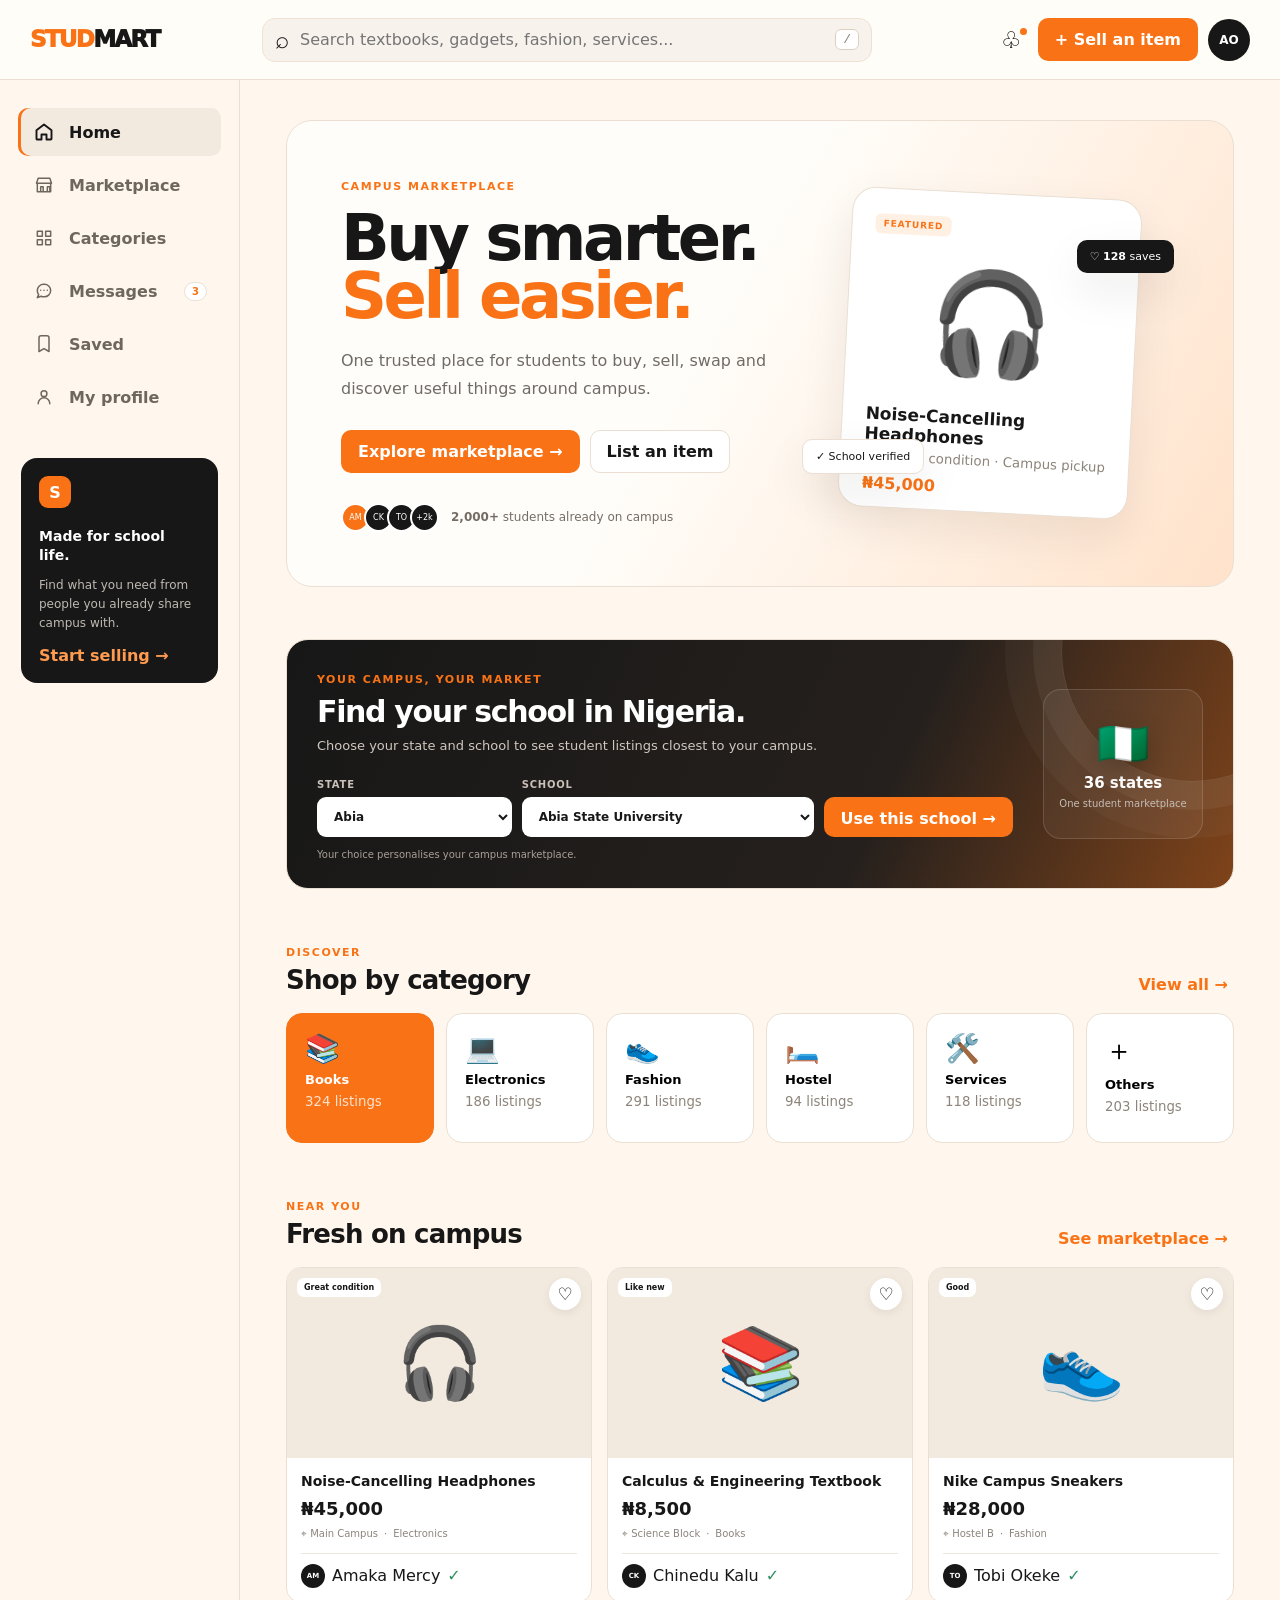
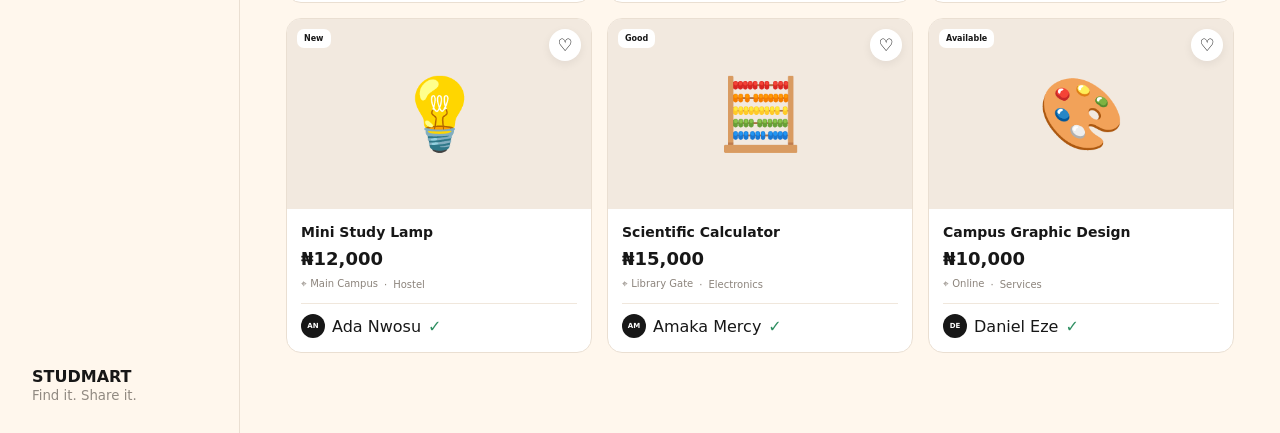
<file: index.html>
<!DOCTYPE html>
<html lang="en">
<head>
  <meta charset="UTF-8" />
  <meta name="viewport" content="width=device-width, initial-scale=1.0" />
  <meta name="description" content="STUDMART — the school marketplace to buy, sell, share and swap with students on campus." />
  <title>STUDMART — School Marketplace</title>
  <link rel="stylesheet" href="styles.css" />
</head>
<body>
  <div class="app-shell">
    <header class="topbar">
      <a class="brand" href="#home" aria-label="STUDMART home">
        
        <span class="brand-word">STUD<span>MART</span></span>
      </a>
      <div class="search-wrap">
        <span class="search-icon">⌕</span>
        <input id="searchInput" type="search" placeholder="Search textbooks, gadgets, fashion, services..." />
        <kbd>/</kbd>
      </div>
      <div class="top-actions">
        <button class="icon-btn" id="notifyBtn" aria-label="Notifications">♧<span class="dot"></span></button>
        <button class="sell-btn" data-view="sell">+ Sell an item</button>
        <button class="avatar-btn" id="profileBtn">AO</button>
      </div>
    </header>

    <div class="layout">
      <aside class="sidebar">
        <nav>
          <a class="nav-item active" href="#home" data-view="home" aria-label="Home"><span class="nav-icon" aria-hidden="true"><svg viewBox="0 0 24 24"><path d="m3 10 9-7 9 7v10a1 1 0 0 1-1 1h-5v-6H9v6H4a1 1 0 0 1-1-1z"/></svg></span><span class="nav-label">Home</span></a>
          <a class="nav-item" href="#marketplace" data-view="marketplace" aria-label="Marketplace"><span class="nav-icon" aria-hidden="true"><svg viewBox="0 0 24 24"><path d="M4 10h16v10H4zM3 10l2-6h14l2 6M8 14h3v6H8zM16 14h3v6h-3z"/></svg></span><span class="nav-label">Marketplace</span></a>
          <a class="nav-item" href="#categories" data-view="categories" aria-label="Categories"><span class="nav-icon" aria-hidden="true"><svg viewBox="0 0 24 24"><path d="M4 4h6v6H4zM14 4h6v6h-6zM4 14h6v6H4zM14 14h6v6h-6z"/></svg></span><span class="nav-label">Categories</span></a>
          <a class="nav-item" href="#messages" data-view="messages" aria-label="Messages"><span class="nav-icon" aria-hidden="true"><svg viewBox="0 0 24 24"><path d="M20 11.5a7.5 7.5 0 0 1-8 7.5 8.5 8.5 0 0 1-3.5-.75L4 20l1.6-3.65A7.3 7.3 0 0 1 4 11.5 7.5 7.5 0 0 1 12 4a7.5 7.5 0 0 1 8 7.5Z"/><path d="M8 11h.01M12 11h.01M16 11h.01"/></svg></span><span class="nav-label">Messages</span><b>3</b></a>
          <a class="nav-item" href="#saved" data-view="saved" aria-label="Saved"><span class="nav-icon" aria-hidden="true"><svg viewBox="0 0 24 24"><path d="M6 4.5A2.5 2.5 0 0 1 8.5 2h7A2.5 2.5 0 0 1 18 4.5V21l-6-3.5L6 21z"/></svg></span><span class="nav-label">Saved</span></a>
          <a class="nav-item" href="#profile" data-view="profile" aria-label="My profile"><span class="nav-icon" aria-hidden="true"><svg viewBox="0 0 24 24"><circle cx="12" cy="8" r="3.5"/><path d="M5 20a7 7 0 0 1 14 0"/></svg></span><span class="nav-label">My profile</span></a>
        </nav>
        <div class="sidebar-card">
          <div class="mini-icon">S</div>
          <strong>Made for school life.</strong>
          <p>Find what you need from people you already share campus with.</p>
          <button data-view="sell">Start selling →</button>
        </div>
        <div class="sidebar-bottom">
          <span>STUDMART</span>
          <small>Find it. Share it.</small>
        </div>
      </aside>

      <main class="content">
        <section class="view active" id="home">
          <div class="hero">
            <div>
              <span class="eyebrow">CAMPUS MARKETPLACE</span>
              <h1>Buy smarter.<br><em>Sell easier.</em></h1>
              <p>One trusted place for students to buy, sell, swap and discover useful things around campus.</p>
              <div class="hero-actions">
                <button class="primary" data-view="marketplace">Explore marketplace →</button>
                <button class="secondary" data-view="sell">List an item</button>
              </div>
              <div class="hero-trust">
                <div class="avatars"><i>AM</i><i>CK</i><i>TO</i><i>+2k</i></div>
                <span><strong>2,000+</strong> students already on campus</span>
              </div>
            </div>
            <div class="hero-art">
              <div class="art-card big">
                <span class="tag">FEATURED</span>
                <div class="product-emoji">🎧</div>
                <strong>Noise-Cancelling<br/>Headphones</strong>
                <small>Excellent condition · Campus pickup</small>
                <div class="art-price">₦45,000</div>
              </div>
              <div class="float-card">♡ <strong>128</strong> saves</div>
              <div class="float-card verified">✓ School verified</div>
            </div>
          </div>

          <section class="school-section" aria-labelledby="schoolHeading">
            <div class="school-copy">
              <span class="eyebrow">YOUR CAMPUS, YOUR MARKET</span>
              <h2 id="schoolHeading">Find your school in Nigeria.</h2>
              <p>Choose your state and school to see student listings closest to your campus.</p>
              <div class="school-selects">
                <label>State<select id="schoolState" aria-label="Select a Nigerian state"></select></label>
                <label>School<select id="schoolName" aria-label="Select your school"></select></label>
                <button class="primary" id="saveSchool" type="button">Use this school →</button>
              </div>
              <small class="school-note" id="schoolNote">Your choice personalises your campus marketplace.</small>
            </div>
            <div class="school-map" aria-hidden="true"><span>🇳🇬</span><strong>36 states</strong><small>One student marketplace</small></div>
          </section>

          <div class="section-head">
            <div><span class="eyebrow">DISCOVER</span><h2>Shop by category</h2></div>
            <button class="text-btn" data-view="categories">View all →</button>
          </div>
          <div class="category-grid">
            <button class="category-card orange" data-category="Books"><span>📚</span><strong>Books</strong><small>324 listings</small></button>
            <button class="category-card" data-category="Electronics"><span>💻</span><strong>Electronics</strong><small>186 listings</small></button>
            <button class="category-card" data-category="Fashion"><span>👟</span><strong>Fashion</strong><small>291 listings</small></button>
            <button class="category-card" data-category="Hostel"><span>🛏️</span><strong>Hostel</strong><small>94 listings</small></button>
            <button class="category-card" data-category="Services"><span>🛠️</span><strong>Services</strong><small>118 listings</small></button>
            <button class="category-card" data-category="Others"><span>＋</span><strong>Others</strong><small>203 listings</small></button>
          </div>

          <div class="section-head">
            <div><span class="eyebrow">NEAR YOU</span><h2>Fresh on campus</h2></div>
            <button class="text-btn" data-view="marketplace">See marketplace →</button>
          </div>
          <div class="listing-grid" id="homeListings"></div>
        </section>

        <section class="view" id="marketplace">
          <div class="page-title">
            <div><span class="eyebrow">MARKETPLACE</span><h1>Everything students need.</h1><p>Browse verified student listings and connect directly.</p></div>
            <button class="primary" data-view="sell">+ List an item</button>
          </div>
          <div class="filterbar">
            <div class="chips" id="categoryFilters">
              <button class="chip active" data-filter="All">All</button>
              <button class="chip" data-filter="Books">Books</button>
              <button class="chip" data-filter="Electronics">Electronics</button>
              <button class="chip" data-filter="Fashion">Fashion</button>
              <button class="chip" data-filter="Hostel">Hostel</button>
              <button class="chip" data-filter="Services">Services</button>
            </div>
            <select id="sortSelect"><option value="newest">Newest first</option><option value="low">Price: low to high</option><option value="high">Price: high to low</option></select>
          </div>
          <div class="market-layout">
            <aside class="filters">
              <strong>Filter listings</strong>
              <label>Campus<input placeholder="Your campus" value="Main Campus" /></label>
              <label>Price range<input placeholder="₦ Min — ₦ Max" /></label>
              <label class="check"><input type="checkbox" checked /> School verified sellers</label>
              <label class="check"><input type="checkbox" /> Available today</label>
              <button class="secondary full">Reset filters</button>
            </aside>
            <div class="market-results"><div class="result-meta"><span id="resultCount">12 items</span><span>Updated just now</span></div><div class="listing-grid" id="marketListings"></div></div>
          </div>
        </section>

        <section class="view" id="categories">
          <div class="page-title"><div><span class="eyebrow">CATEGORIES</span><h1>Find your next useful thing.</h1><p>Curated for everyday student life.</p></div></div>
          <div class="category-large-grid" id="categoryLarge"></div>
        </section>

        <section class="view" id="saved">
          <div class="page-title"><div><span class="eyebrow">YOUR SAVED ITEMS</span><h1>Keep your favourites close.</h1><p>Items you save will appear here.</p></div></div>
          <div class="empty-state" id="savedState"><div>♡</div><h2>No saved items yet</h2><p>Tap the heart on any listing to save it for later.</p><button class="primary" data-view="marketplace">Browse listings</button></div>
          <div class="listing-grid" id="savedListings"></div>
        </section>

        <section class="view" id="messages">
          <div class="page-title"><div><span class="eyebrow">MESSAGES</span><h1>Chat with students.</h1><p>Keep buying and selling conversations in one place.</p></div></div>
          <div class="messages-layout">
            <div class="conversation-list" id="conversationList"></div>
            <div class="chat-panel">
              <div class="chat-head"><div class="avatar large">AM</div><div><strong>Amaka Mercy</strong><small>● Online · Verified student</small></div><button>•••</button></div>
              <div class="chat-body">
                <div class="date-line">Today</div>
                <div class="bubble incoming">Hi! Is the calculator still available?</div>
                <div class="bubble outgoing">Yes, it is. You can pick it up after my 2pm class.</div>
                <div class="bubble incoming">Perfect. I'll meet you at the library entrance.</div>
              </div>
              <div class="chat-compose"><input placeholder="Write a message..." /><button>➤</button></div>
            </div>
          </div>
        </section>

        <section class="view" id="sell">
          <div class="page-title"><div><span class="eyebrow">SELL ON STUDMART</span><h1>Turn unused things into value.</h1><p>Create a clean listing in less than a minute.</p></div></div>
          <div class="sell-layout">
            <form class="sell-form" id="sellForm">
              <div class="upload-box"><div>＋</div><strong>Add product photos</strong><small>Up to 5 photos · JPG or PNG</small></div>
              <div class="form-grid">
                <label>Item name<input required placeholder="e.g. Engineering Mathematics textbook" /></label>
                <label>Category<select required><option>Books</option><option>Electronics</option><option>Fashion</option><option>Hostel</option><option>Services</option><option>Others</option></select></label>
                <label>Price (₦)<input required type="number" placeholder="25,000" /></label>
                <label>Condition<select><option>New</option><option>Like new</option><option>Good</option><option>Fair</option></select></label>
              </div>
              <label>Description<textarea rows="5" placeholder="Tell buyers what they should know..."></textarea></label>
              <label>Pickup location<input placeholder="e.g. Main Campus, Library Gate" /></label>
              <button class="primary full" type="submit">Publish listing →</button>
            </form>
            <aside class="sell-tip"><span class="eyebrow">SELLER TIP</span><h2>Good listings sell faster.</h2><ul><li>Use bright, clear photos.</li><li>Be honest about the condition.</li><li>Include your campus pickup point.</li><li>Reply quickly to interested students.</li></ul></aside>
          </div>
        </section>

        <section class="view" id="profile">
          <div class="profile-cover"></div>
          <div class="profile-head">
            <div class="profile-avatar">AO</div>
            <div class="profile-main"><div class="verified-pill">✓ SCHOOL VERIFIED</div><h1>Alex Okafor</h1><p>Computer Science · 300 Level · Main Campus</p><span>Member since September 2026</span></div>
            <button class="secondary">Edit profile</button>
          </div>
          <div class="profile-stats"><div><strong>24</strong><span>Listings</span></div><div><strong>4.9</strong><span>Seller rating</span></div><div><strong>31</strong><span>Successful sales</span></div><div><strong>12</strong><span>Saved items</span></div></div>
          <div class="profile-body"><div><span class="eyebrow">MY LISTINGS</span><h2>Active listings</h2><div class="listing-grid" id="profileListings"></div></div><aside class="profile-card"><span class="eyebrow">ABOUT</span><p>Student seller focused on affordable tech, books and everyday campus essentials.</p><div class="profile-row">📍 Main Campus</div><div class="profile-row">🎓 Computer Science</div><div class="profile-row">🛡️ Verified student</div></aside></div>
        </section>
      </main>
    </div>
  </div>

  <div class="modal" id="listingModal">
    <div class="modal-card">
      <button class="modal-close">×</button>
      <div class="modal-product" id="modalProduct">🎧</div>
      <div class="modal-content">
        <span class="tag" id="modalCategory">Electronics</span>
        <h2 id="modalTitle">Noise-Cancelling Headphones</h2>
        <div class="modal-price" id="modalPrice">₦45,000</div>
        <p id="modalDesc">Great condition and lightly used. Perfect for lectures, study sessions and travel.</p>
        <div class="seller-mini" id="modalSeller"></div>
        <button class="primary full">Message seller</button>
      </div>
    </div>
  </div>

  <div class="toast" id="toast">Done</div>
  <div class="page-transition" id="pageTransition" aria-hidden="true">
    <div class="transition-brand"><strong>STUD<span>MART</span></strong></div>
  </div>
  <script src="app.js"></script>
</body>
</html>
</file>
<file: styles.css>
:root{
  --charcoal:#171717; --orange:#f97316; --orange2:#ff7b19; --cream:#fff7ed; --white:#fffdf9;
  --muted:#716b65; --line:#eadfd2; --soft:#f7efe6; --green:#2f8f62; --shadow:0 18px 45px rgba(34,25,17,.08);
}
*{box-sizing:border-box} html{scroll-behavior:smooth} body{margin:0;background:var(--cream);color:var(--charcoal);font-family:Inter,ui-sans-serif,system-ui,-apple-system,BlinkMacSystemFont,"Segoe UI",sans-serif}
button,input,textarea,select{font:inherit} button{cursor:pointer;border:0} a{text-decoration:none;color:inherit}
.app-shell{min-height:100vh}.topbar{height:78px;background:rgba(255,253,249,.94);backdrop-filter:blur(16px);border-bottom:1px solid var(--line);display:flex;align-items:center;gap:28px;padding:0 30px;position:sticky;top:0;z-index:30}
.brand{width:190px;height:52px;display:flex;align-items:center;overflow:hidden}.brand img{width:100%;height:100%;object-fit:contain;object-position:left center}
.search-wrap{height:44px;max-width:610px;flex:1;background:#f7f2ec;border:1px solid #eee2d5;border-radius:13px;display:flex;align-items:center;padding:0 12px;gap:9px}.search-wrap input{border:0;background:transparent;outline:0;width:100%;color:var(--charcoal)}.search-icon{font-size:24px}.search-wrap kbd{border:1px solid #ddd0c1;border-radius:6px;padding:2px 7px;color:#8a8177;background:white}
.top-actions{display:flex;align-items:center;gap:10px;margin-left:auto}.icon-btn{position:relative;background:transparent;font-size:23px}.dot{position:absolute;right:1px;top:2px;width:7px;height:7px;background:var(--orange);border-radius:50%}.sell-btn,.primary{background:var(--orange);color:white;padding:12px 17px;border-radius:10px;font-weight:800}.sell-btn:hover,.primary:hover{background:#e9650d}.avatar-btn,.avatar{width:42px;height:42px;border-radius:50%;background:var(--charcoal);color:#fff;display:grid;place-items:center;font-size:12px;font-weight:900}
.layout{display:grid;grid-template-columns:240px 1fr;max-width:1600px;margin:auto}.sidebar{padding:28px 18px 20px;border-right:1px solid var(--line);min-height:calc(100vh - 78px);position:sticky;top:78px;display:flex;flex-direction:column}.nav-item{display:flex;align-items:center;gap:13px;padding:12px 14px;border-radius:10px;color:#6e675f;font-weight:700;margin-bottom:5px}.nav-item span{font-size:20px;width:24px;text-align:center}.nav-item:hover,.nav-item.active{background:#f2e9df;color:var(--charcoal)}.nav-item.active{box-shadow:inset 3px 0 var(--orange)}.nav-item b{margin-left:auto;background:#fff;border:1px solid var(--line);font-size:10px;border-radius:99px;padding:3px 7px;color:var(--orange)}
.sidebar-card{background:var(--charcoal);color:white;border-radius:16px;padding:18px;margin:32px 3px 20px}.mini-icon{background:var(--orange);width:32px;height:32px;border-radius:9px;display:grid;place-items:center;font-weight:900;margin-bottom:18px}.sidebar-card strong{font-size:14px}.sidebar-card p{color:#bfb9b1;font-size:12px;line-height:1.6}.sidebar-card button{background:transparent;color:#ff9a4f;padding:0;font-weight:800}.sidebar-bottom{margin-top:auto;display:flex;flex-direction:column;padding:10px 14px;gap:2px}.sidebar-bottom span{font-weight:900}.sidebar-bottom small{color:#918a82}
.content{padding:40px 46px 80px;min-width:0}.view{display:none}.view.active{display:block}
.hero{min-height:450px;border:1px solid var(--line);border-radius:26px;background:linear-gradient(120deg,#fffdf9 45%,#ffe2ca);padding:54px;display:grid;grid-template-columns:1.1fr .9fr;overflow:hidden;position:relative}.eyebrow{font-size:11px;letter-spacing:.14em;font-weight:900;color:var(--orange)}.hero h1{font-size:clamp(48px,5vw,78px);line-height:.91;margin:15px 0 22px;letter-spacing:-.055em}.hero h1 em{font-style:normal;color:var(--orange)}.hero p{max-width:550px;color:var(--muted);font-size:16px;line-height:1.7}.hero-actions{display:flex;gap:10px;margin-top:28px}.secondary{background:#fff;border:1px solid var(--line);padding:11px 16px;border-radius:10px;font-weight:800;color:var(--charcoal)}.hero-trust{display:flex;align-items:center;gap:12px;margin-top:30px;font-size:12px;color:#746d65}.avatars{display:flex}.avatars i{width:29px;height:29px;border-radius:50%;background:#171717;color:white;border:2px solid white;display:grid;place-items:center;font-size:8px;font-style:normal;margin-left:-6px}.avatars i:first-child{margin-left:0;background:var(--orange)}
.hero-art{position:relative;display:grid;place-items:center}.art-card{width:290px;height:320px;background:white;border:1px solid var(--line);border-radius:24px;padding:23px;box-shadow:var(--shadow);transform:rotate(3deg)}.art-card .tag,.tag{display:inline-flex;background:#fff0e4;color:var(--orange);padding:5px 8px;border-radius:6px;font-size:9px;font-weight:900;letter-spacing:.1em}.product-emoji{height:170px;display:grid;place-items:center;font-size:100px}.art-card strong{font-size:17px;display:block}.art-card small{display:block;color:#8d847a;margin-top:5px}.art-price{color:var(--orange);font-weight:900;margin-top:10px}.float-card{position:absolute;background:#171717;color:white;padding:10px 13px;border-radius:10px;font-size:11px;right:5px;top:65px;box-shadow:var(--shadow)}.float-card.verified{top:auto;bottom:58px;left:0;right:auto;background:white;color:var(--charcoal);border:1px solid var(--line)}
.section-head{display:flex;justify-content:space-between;align-items:end;margin:52px 0 18px}.section-head h2,.page-title h2{margin:5px 0 0;font-size:26px;letter-spacing:-.03em}.text-btn{background:transparent;font-weight:800;color:var(--orange)}
.category-grid{display:grid;grid-template-columns:repeat(6,1fr);gap:12px}.category-card{background:#fff;border:1px solid var(--line);border-radius:16px;padding:18px;text-align:left;min-height:130px;display:flex;flex-direction:column;gap:7px;transition:.2s}.category-card:hover{transform:translateY(-3px);box-shadow:var(--shadow)}.category-card span{font-size:28px}.category-card strong{font-size:13px}.category-card small{color:#8d857b}.category-card.orange{background:var(--orange);color:white;border-color:var(--orange)}.category-card.orange small{color:#ffe1cc}
.page-title{display:flex;align-items:end;justify-content:space-between;margin-bottom:30px}.page-title h1{font-size:45px;letter-spacing:-.05em;margin:7px 0}.page-title p{margin:0;color:var(--muted)}.filterbar{background:#fff;border:1px solid var(--line);border-radius:14px;padding:11px;display:flex;justify-content:space-between;gap:15px;margin-bottom:24px}.chips{display:flex;gap:7px;flex-wrap:wrap}.chip{background:transparent;border:1px solid var(--line);border-radius:8px;padding:8px 12px;color:#6d665e;font-size:12px;font-weight:800}.chip.active,.chip:hover{background:var(--charcoal);border-color:var(--charcoal);color:white}.filterbar select{border:1px solid var(--line);background:#fff;border-radius:8px;padding:8px 12px}.market-layout{display:grid;grid-template-columns:210px 1fr;gap:25px}.filters{background:#fff;border:1px solid var(--line);border-radius:15px;padding:17px;height:max-content;display:flex;flex-direction:column;gap:16px}.filters label{font-size:11px;font-weight:800;display:grid;gap:6px}.filters input{border:1px solid var(--line);padding:10px;border-radius:8px;outline:none}.filters .check{display:flex;grid-template-columns:none;align-items:center;display:flex;gap:8px;font-weight:600;color:#777}.full{width:100%}.result-meta{display:flex;justify-content:space-between;color:#90877e;font-size:11px;margin-bottom:11px}
.listing-grid{display:grid;grid-template-columns:repeat(3,minmax(0,1fr));gap:15px}.listing{background:#fff;border:1px solid var(--line);border-radius:15px;overflow:hidden;cursor:pointer;transition:.2s;position:relative}.listing:hover{transform:translateY(-3px);box-shadow:var(--shadow)}.listing-photo{height:190px;background:#f2e9df;display:grid;place-items:center;font-size:70px;position:relative}.listing-photo .heart{position:absolute;right:10px;top:10px;width:32px;height:32px;border-radius:50%;background:#fff;display:grid;place-items:center;font-size:17px;box-shadow:0 3px 10px #0001}.listing-info{padding:14px}.listing-info h3{font-size:14px;margin:0 0 7px}.listing-price{font-weight:900;font-size:18px}.listing-meta{display:flex;align-items:center;gap:6px;color:#8c847c;font-size:10px;margin-top:9px}.seller-line{display:flex;align-items:center;gap:7px;margin-top:13px;padding-top:10px;border-top:1px solid #f0e7dc}.seller-avatar{width:24px;height:24px;border-radius:50%;background:#171717;color:#fff;display:grid;place-items:center;font-size:7px;font-weight:900}.verified-dot{color:var(--green);font-weight:900}.listing .status{position:absolute;left:10px;top:10px;background:#fff;color:#171717;border-radius:7px;padding:5px 7px;font-size:8px;font-weight:900}
.category-large-grid{display:grid;grid-template-columns:repeat(3,1fr);gap:18px}.category-large{min-height:220px;background:white;border:1px solid var(--line);border-radius:20px;padding:25px;display:flex;flex-direction:column;justify-content:space-between}.category-large:nth-child(2n){background:#171717;color:white}.category-large .cat-icon{font-size:50px}.category-large h2{margin:0;font-size:28px}.category-large p{color:#827a72;margin:6px 0}.category-large:nth-child(2n) p{color:#b8b0a8}.category-large button{align-self:flex-start;background:transparent;color:var(--orange);font-weight:900}
.empty-state{border:1px dashed #d8cabb;border-radius:20px;text-align:center;padding:70px 20px;background:#fff}.empty-state>div{font-size:45px}.empty-state h2{margin:10px}.empty-state p{color:var(--muted);margin-bottom:22px}.messages-layout{display:grid;grid-template-columns:310px 1fr;background:white;border:1px solid var(--line);border-radius:18px;overflow:hidden;min-height:590px}.conversation-list{border-right:1px solid var(--line)}.conversation{display:flex;gap:11px;padding:16px;border-bottom:1px solid #f1e8df}.conversation.active{background:#fff3e8}.conversation .avatar{flex:none;width:40px;height:40px}.conversation strong{font-size:13px}.conversation small{display:block;color:#8a8179;margin-top:4px}.chat-panel{display:flex;flex-direction:column}.chat-head{padding:17px;border-bottom:1px solid var(--line);display:flex;gap:11px;align-items:center}.chat-head small{display:block;color:var(--green);font-size:10px;margin-top:3px}.chat-head button{margin-left:auto;background:transparent}.chat-body{padding:25px;flex:1;background:#fcf8f3;display:flex;flex-direction:column;gap:10px}.date-line{text-align:center;color:#a29a92;font-size:10px;margin-bottom:10px}.bubble{padding:10px 13px;border-radius:12px;max-width:65%;font-size:12px;line-height:1.5}.incoming{background:#fff;border:1px solid var(--line);align-self:flex-start}.outgoing{background:var(--orange);color:#fff;align-self:flex-end}.chat-compose{padding:13px;border-top:1px solid var(--line);display:flex;gap:8px}.chat-compose input{flex:1;border:1px solid var(--line);border-radius:10px;padding:11px;outline:none}.chat-compose button{background:var(--charcoal);color:#fff;border-radius:10px;width:45px}
.sell-layout{display:grid;grid-template-columns:1fr 300px;gap:22px}.sell-form{background:#fff;border:1px solid var(--line);border-radius:18px;padding:25px;display:grid;gap:17px}.upload-box{border:1.5px dashed #d9cabb;border-radius:13px;padding:28px;text-align:center;display:grid;gap:5px}.upload-box div{width:42px;height:42px;border-radius:50%;background:#fff0e4;color:var(--orange);display:grid;place-items:center;font-size:23px;margin:auto}.upload-box small{color:#9a9187}.form-grid{display:grid;grid-template-columns:1fr 1fr;gap:14px}.sell-form label{font-size:11px;font-weight:900;display:grid;gap:7px}.sell-form input,.sell-form textarea,.sell-form select{border:1px solid var(--line);border-radius:9px;padding:11px;outline:none;background:white}.sell-tip{background:#171717;color:white;border-radius:18px;padding:25px;height:max-content}.sell-tip h2{font-size:25px}.sell-tip li{margin:13px 0;color:#c5bfb7;font-size:13px;line-height:1.5}.sell-tip li::marker{color:var(--orange)}
.profile-cover{height:180px;background:linear-gradient(120deg,#171717,#2a211c 55%,#f97316);border-radius:20px}.profile-head{display:flex;align-items:center;gap:20px;margin:-45px 25px 20px}.profile-avatar{width:100px;height:100px;border-radius:50%;border:6px solid var(--cream);background:var(--orange);color:white;display:grid;place-items:center;font-weight:900;font-size:25px}.profile-main{flex:1}.profile-main h1{margin:3px 0;font-size:28px}.profile-main p{margin:0 0 5px;color:var(--muted)}.profile-main span{font-size:11px;color:#9a9187}.verified-pill{display:inline-block;color:var(--green);font-size:9px;font-weight:900}.profile-stats{display:grid;grid-template-columns:repeat(4,1fr);background:#fff;border:1px solid var(--line);border-radius:15px;margin-bottom:24px}.profile-stats div{padding:19px;text-align:center;border-right:1px solid var(--line)}.profile-stats div:last-child{border:0}.profile-stats strong{display:block;font-size:22px}.profile-stats span{font-size:10px;color:#918980}.profile-body{display:grid;grid-template-columns:1fr 270px;gap:25px}.profile-card{background:#171717;color:#fff;border-radius:16px;padding:20px;height:max-content}.profile-card p{font-size:12px;line-height:1.7;color:#c0b9b1}.profile-row{font-size:11px;padding:11px 0;border-top:1px solid #ffffff18;color:#d8d0c8}
.modal{position:fixed;inset:0;background:#17171799;backdrop-filter:blur(6px);display:none;place-items:center;padding:20px;z-index:50}.modal.show{display:grid}.modal-card{background:#fffdf9;border-radius:20px;max-width:760px;width:100%;display:grid;grid-template-columns:1fr 1fr;overflow:hidden;position:relative;box-shadow:0 30px 90px #0004}.modal-close{position:absolute;right:13px;top:13px;width:34px;height:34px;border-radius:50%;background:#fff;border:1px solid var(--line);z-index:2;font-size:21px}.modal-product{min-height:430px;background:#f2e9df;display:grid;place-items:center;font-size:130px}.modal-content{padding:38px 30px}.modal-content h2{font-size:30px;letter-spacing:-.04em}.modal-price{font-size:25px;font-weight:900;color:var(--orange)}.modal-content p{color:var(--muted);line-height:1.7}.seller-mini{display:flex;gap:10px;align-items:center;border-top:1px solid var(--line);border-bottom:1px solid var(--line);padding:15px 0;margin:20px 0}.seller-mini .avatar{width:40px;height:40px}.seller-mini small{display:block;color:#888}
.toast{position:fixed;right:25px;bottom:25px;background:#171717;color:#fff;padding:12px 16px;border-radius:10px;opacity:0;transform:translateY(10px);pointer-events:none;transition:.25s;z-index:80;font-size:12px}.toast.show{opacity:1;transform:none}
@media(max-width:1100px){.category-grid{grid-template-columns:repeat(3,1fr)}.listing-grid{grid-template-columns:repeat(2,1fr)}.hero{grid-template-columns:1fr}.hero-art{display:none}.layout{grid-template-columns:80px 1fr}.sidebar{padding:20px 10px}.nav-item{justify-content:center}.nav-item span{width:auto}.nav-item:not(.active) b,.nav-item{font-size:0}.nav-item span{font-size:20px}.sidebar-card,.sidebar-bottom{display:none}}
@media(max-width:720px){.topbar{padding:0 13px;height:65px;gap:8px}.brand{width:120px}.search-wrap{display:none}.sell-btn{display:none}.layout{display:block}.sidebar{position:fixed;bottom:0;left:0;right:0;top:auto;height:64px;min-height:0;z-index:40;background:#fffdf9;border-top:1px solid var(--line);border-right:0;padding:5px 6px}.sidebar nav{display:flex;justify-content:space-around}.nav-item{margin:0;padding:7px 9px}.nav-item.active{box-shadow:none;background:#fff0e4}.nav-item span{font-size:18px}.nav-item:nth-child(3),.nav-item:nth-child(5){display:none}.content{padding:20px 13px 85px}.hero{padding:30px 24px;min-height:430px}.hero h1{font-size:50px}.section-head{margin-top:34px}.category-grid{grid-template-columns:repeat(2,1fr)}.listing-grid{grid-template-columns:1fr 1fr;gap:9px}.listing-photo{height:140px;font-size:55px}.listing-info{padding:10px}.listing-info h3{font-size:12px}.listing-price{font-size:15px}.market-layout,.sell-layout,.profile-body{grid-template-columns:1fr}.filters{display:none}.filterbar{overflow:auto}.page-title{display:block}.page-title h1{font-size:34px}.page-title .primary{margin-top:18px}.category-large-grid{grid-template-columns:1fr 1fr}.messages-layout{grid-template-columns:1fr}.conversation-list{display:none}.modal-card{grid-template-columns:1fr}.modal-product{min-height:220px}.profile-head{margin-left:5px;margin-right:5px;flex-wrap:wrap}.profile-stats{grid-template-columns:1fr 1fr}.profile-stats div:nth-child(2){border-right:0}.form-grid{grid-template-columns:1fr}}


/* Layout refinements: keep alignment stable across desktop, tablet, and mobile. */
.brand{position:relative;flex:0 0 220px;width:220px;overflow:visible}
.brand img{width:188px;height:52px;object-fit:fill;object-position:left center}
.brand::after{content:"RT";position:absolute;left:185px;top:15px;color:var(--charcoal);font-size:21px;line-height:1;font-weight:900;letter-spacing:-.06em;pointer-events:none}
.topbar{min-width:0}
.search-wrap{min-width:180px}
.hero>div:first-child{min-width:0}
.hero p{margin-bottom:0}
.hero-actions button{white-space:nowrap}
.listing-info{min-width:0}.listing-info h3{line-height:1.35;overflow-wrap:anywhere}.listing-meta{flex-wrap:wrap}.seller-line{min-width:0}.seller-line>span:not(.seller-avatar):not(.verified-dot){overflow:hidden;text-overflow:ellipsis;white-space:nowrap}
.modal-card{max-height:calc(100vh - 40px);overflow:auto}

@media(max-width:1100px){
  .brand{flex-basis:190px;width:190px}
  .brand img{width:164px}
  .brand::after{left:161px;font-size:19px;top:16px}
  .content{padding:32px 28px 72px}
  .hero{padding:42px}
}

@media(max-width:720px){
  .topbar{height:68px}
  .brand{flex-basis:151px;width:151px;height:46px}
  .brand img{width:130px;height:45px}
  .brand::after{left:128px;top:14px;font-size:16px}
  .top-actions{gap:7px}
  .avatar-btn{width:40px;height:40px}
  .content{padding:18px 13px 88px}
  .hero{width:100%;padding:28px 24px 30px;min-height:0}
  .hero h1{font-size:clamp(42px,12vw,50px);line-height:.95;margin-top:13px}
  .hero p{font-size:15px;line-height:1.65}
  .hero-actions{gap:9px;margin-top:25px}
  .hero-actions button{flex:1;min-width:0;padding:12px 10px;white-space:normal;line-height:1.2}
  .hero-trust{gap:9px;margin-top:28px;flex-wrap:wrap}
  .hero-trust>span{flex:1;min-width:150px}
  .section-head{gap:12px;align-items:end}
  .section-head h2{font-size:25px}
  .section-head .text-btn{white-space:nowrap}
  .category-card{min-height:130px;padding:16px}
  .listing-grid{align-items:start}
  .listing-photo{height:132px}
  .listing-meta{line-height:1.35}
  .profile-cover{height:145px}
  .profile-head{gap:12px;margin-top:-39px}
  .profile-avatar{width:82px;height:82px}
  .profile-main h1{font-size:24px}
  .modal{padding:12px}
  .modal-card{max-height:calc(100vh - 24px)}
  .modal-content{padding:26px 20px}
}

@media(max-width:360px){
  .brand{flex-basis:140px;width:140px}.brand img{width:120px}.brand::after{left:118px;font-size:15px}
  .hero{padding-left:19px;padding-right:19px}
  .hero-actions{flex-direction:column}
  .hero-actions button{width:100%}
  .listing-grid{grid-template-columns:1fr}
}


/* Complete logo lockup and branded view transitions. */
.brand{display:flex;align-items:center;gap:7px;flex:0 0 220px;width:220px;height:52px;overflow:visible;background:transparent}
.brand img{display:block;width:39px;height:43px;object-fit:contain;object-position:center}
.brand::after{display:none}
.brand-word{font-size:24px;line-height:1;font-weight:950;letter-spacing:-.07em;color:var(--orange);white-space:nowrap}
.brand-word span{color:var(--charcoal)}
.view.active{animation:viewIn .42s cubic-bezier(.22,.8,.32,1) both}
@keyframes viewIn{from{opacity:0;transform:translateY(10px)}to{opacity:1;transform:none}}
.page-transition{position:fixed;inset:0;z-index:100;background:rgba(255,247,237,.97);display:grid;place-items:center;opacity:0;visibility:hidden;pointer-events:none}
.page-transition.run{visibility:visible;animation:transitionCurtain .62s cubic-bezier(.65,0,.35,1) both}
.transition-brand{display:flex;align-items:center;gap:11px;opacity:0;transform:scale(.9)}
.page-transition.run .transition-brand{animation:transitionLogo .62s cubic-bezier(.22,.8,.32,1) both}
.transition-brand img{width:58px;height:62px;object-fit:contain}
.transition-brand strong{font-size:35px;letter-spacing:-.07em;color:var(--orange)}
.transition-brand strong span{color:var(--charcoal)}
@keyframes transitionCurtain{0%{opacity:0}18%{opacity:1}72%{opacity:1}100%{opacity:0}}
@keyframes transitionLogo{0%{opacity:0;transform:scale(.82) translateY(8px)}25%{opacity:1;transform:scale(1) translateY(0)}72%{opacity:1;transform:scale(1.02)}100%{opacity:0;transform:scale(1.08) translateY(-4px)}}
@media(prefers-reduced-motion:reduce){.view.active,.page-transition.run,.page-transition.run .transition-brand{animation:none}.page-transition{display:none}}
@media(max-width:1100px){.brand{flex-basis:190px;width:190px}}
@media(max-width:720px){.brand{flex-basis:151px;width:151px;height:46px;gap:5px}.brand img{width:32px;height:38px}.brand-word{font-size:19px}.transition-brand img{width:48px;height:52px}.transition-brand strong{font-size:28px}}
@media(max-width:360px){.brand{flex-basis:140px;width:140px}.brand-word{font-size:18px}}


/* Professional header lockup and profile page refinement. */
.topbar{height:80px;padding-left:30px;padding-right:30px;gap:30px}
.brand{flex:0 0 202px;width:202px;height:48px;gap:8px}
.brand img{width:38px;height:42px}
.brand-word{font-size:23px;letter-spacing:-.075em}
.profile-cover{height:168px;border-radius:22px;background:radial-gradient(circle at 86% 20%,#f99644 0,#e96b12 22%,transparent 48%),linear-gradient(110deg,#171717 0%,#2b211c 56%,#f97316 100%);position:relative;overflow:hidden}
.profile-cover::after{content:"STUDMART / STUDENT SELLER";position:absolute;right:28px;bottom:24px;color:#ffffff9c;font-size:10px;letter-spacing:.18em;font-weight:800}
.profile-head{margin:0 0 24px;padding:0 25px 22px;background:#fff;border:1px solid var(--line);border-top:0;border-radius:0 0 18px 18px;align-items:center;gap:18px;position:relative}
.profile-avatar{margin-top:-44px;flex:none;width:92px;height:92px;border-width:6px;box-shadow:0 8px 20px #271a0e18}
.profile-main{padding-top:16px;min-width:0}
.profile-main h1{font-size:30px;letter-spacing:-.04em}
.profile-main p{font-size:13px}
.profile-main span{font-size:11px}
.verified-pill{padding:4px 8px;border-radius:99px;background:#e9f7ef}
.profile-head>.secondary{margin-left:auto;white-space:nowrap}
.profile-stats{margin-bottom:34px;box-shadow:0 8px 24px #271a0e08}
.profile-stats div{padding:20px 15px}
.profile-body{align-items:start;gap:28px}
.profile-body>div>h2{margin:7px 0 18px;font-size:26px;letter-spacing:-.04em}
.profile-card{width:100%;padding:23px;border:1px solid #2e2925;box-shadow:0 12px 24px #271a0e12}
.profile-card p{margin:16px 0 18px}
.profile-row{display:flex;align-items:center;gap:7px}
@media(max-width:1100px){.topbar{padding-left:22px;padding-right:22px;gap:20px}.brand{flex-basis:190px;width:190px}}
@media(max-width:720px){
  .topbar{height:68px;padding:0 13px;gap:8px}
  .brand{flex:0 0 151px;width:151px;height:45px;gap:5px}
  .brand img{width:31px;height:37px}
  .brand-word{font-size:19px}
  .profile-cover{height:142px;border-radius:16px}
  .profile-cover::after{right:16px;bottom:17px;font-size:8px}
  .profile-head{display:grid;grid-template-columns:78px minmax(0,1fr);gap:10px 12px;margin-bottom:20px;padding:0 16px 20px;border-radius:0 0 16px 16px}
  .profile-avatar{width:78px;height:78px;margin-top:-35px;align-self:start;font-size:22px}
  .profile-main{padding-top:12px}
  .profile-main h1{font-size:25px;line-height:1.08;margin:0 0 6px}
  .profile-main p{font-size:12px;line-height:1.45;margin-bottom:5px}
  .profile-main span{font-size:10px;line-height:1.3}
  .profile-head>.secondary{grid-column:1/-1;margin:2px 0 0;width:100%;text-align:center}
  .profile-stats{margin-bottom:29px}
  .profile-stats div{padding:17px 8px;min-height:84px}
  .profile-body{gap:25px}
  .profile-body>div>h2{font-size:24px;margin-bottom:14px}
  .profile-card{padding:20px}
}


/* Real navigation icons with clear affordances and tactile motion. */
.nav-item{position:relative;transition:background .2s ease,color .2s ease,transform .2s ease}
.nav-item .nav-icon{display:grid;place-items:center;width:24px;height:24px;flex:0 0 24px;font-size:0}
.nav-item .nav-icon svg{width:20px;height:20px;fill:none;stroke:currentColor;stroke-width:1.8;stroke-linecap:round;stroke-linejoin:round;transition:transform .22s ease,stroke-width .22s ease}
.nav-item .nav-label{font-size:inherit;width:auto;text-align:left}
.nav-item:hover{transform:translateX(3px)}
.nav-item:hover .nav-icon svg{transform:scale(1.14) rotate(-4deg);stroke-width:2.2}
.nav-item.active .nav-icon svg{stroke-width:2.3}
.nav-item b{z-index:1}

/* Nigeria school discovery module. */
.school-section{margin-top:52px;padding:28px 30px;border:1px solid var(--line);border-radius:22px;background:linear-gradient(115deg,#171717 0%,#25201d 63%,#f97316 150%);color:#fff;display:flex;justify-content:space-between;gap:30px;align-items:center;overflow:hidden;position:relative}
.school-section::before{content:"";position:absolute;width:260px;height:260px;border:1px solid #ffffff20;border-radius:50%;right:-90px;top:-120px;box-shadow:0 0 0 28px #ffffff0d,0 0 0 56px #ffffff08}
.school-copy{position:relative;z-index:1;max-width:760px}.school-copy h2{font-size:30px;letter-spacing:-.045em;margin:7px 0}.school-copy p{color:#d0c7bf;margin:0;line-height:1.6;font-size:13px}.school-selects{display:grid;grid-template-columns:1fr 1.5fr auto;gap:10px;align-items:end;margin-top:22px}.school-selects label{display:grid;gap:7px;color:#c9c0b8;font-size:10px;font-weight:800;text-transform:uppercase;letter-spacing:.08em}.school-selects select{min-width:0;border:1px solid #ffffff24;border-radius:9px;background:#fff;color:var(--charcoal);padding:11px 12px;outline:0;text-transform:none;font-size:12px}.school-selects .primary{height:40px;white-space:nowrap}.school-note{display:block;color:#a9a098;font-size:10px;margin-top:12px}.school-note.saved{color:#9be2b7}.school-map{width:160px;min-width:160px;height:150px;border-radius:18px;border:1px solid #ffffff24;background:#ffffff0d;display:flex;flex-direction:column;justify-content:center;align-items:center;gap:6px;position:relative;z-index:1}.school-map span{font-size:42px;filter:drop-shadow(0 8px 12px #0003)}.school-map strong{font-size:15px}.school-map small{font-size:10px;color:#c5bdb6}
@media(max-width:1100px){.nav-item .nav-label{font-size:0}.nav-item:hover{transform:translateY(-2px)}.school-section{padding:25px}.school-map{width:130px;min-width:130px}}
@media(max-width:720px){
  .nav-item .nav-icon{width:27px;height:27px;flex-basis:27px}.nav-item .nav-icon svg{width:19px;height:19px}.nav-item .nav-label{display:none}.nav-item:hover{transform:translateY(-3px)}
  .nav-item::after{content:attr(aria-label);position:absolute;bottom:58px;left:50%;transform:translateX(-50%) translateY(4px);padding:5px 7px;border-radius:6px;background:var(--charcoal);color:#fff;font-size:9px;font-weight:800;white-space:nowrap;opacity:0;pointer-events:none;transition:.18s ease}
  .nav-item:hover::after,.nav-item:focus-visible::after{opacity:1;transform:translateX(-50%) translateY(0)}
  .school-section{display:block;margin-top:36px;padding:22px 18px;border-radius:18px}.school-copy h2{font-size:25px}.school-copy p{font-size:12px}.school-selects{grid-template-columns:1fr 1fr;gap:9px;margin-top:18px}.school-selects label:nth-child(2){grid-column:2}.school-selects .primary{grid-column:1/-1;width:100%}.school-map{display:none}
}
@media(max-width:360px){.school-selects{grid-template-columns:1fr}.school-selects label:nth-child(2){grid-column:auto}.school-selects .primary{grid-column:auto}}
</file>
